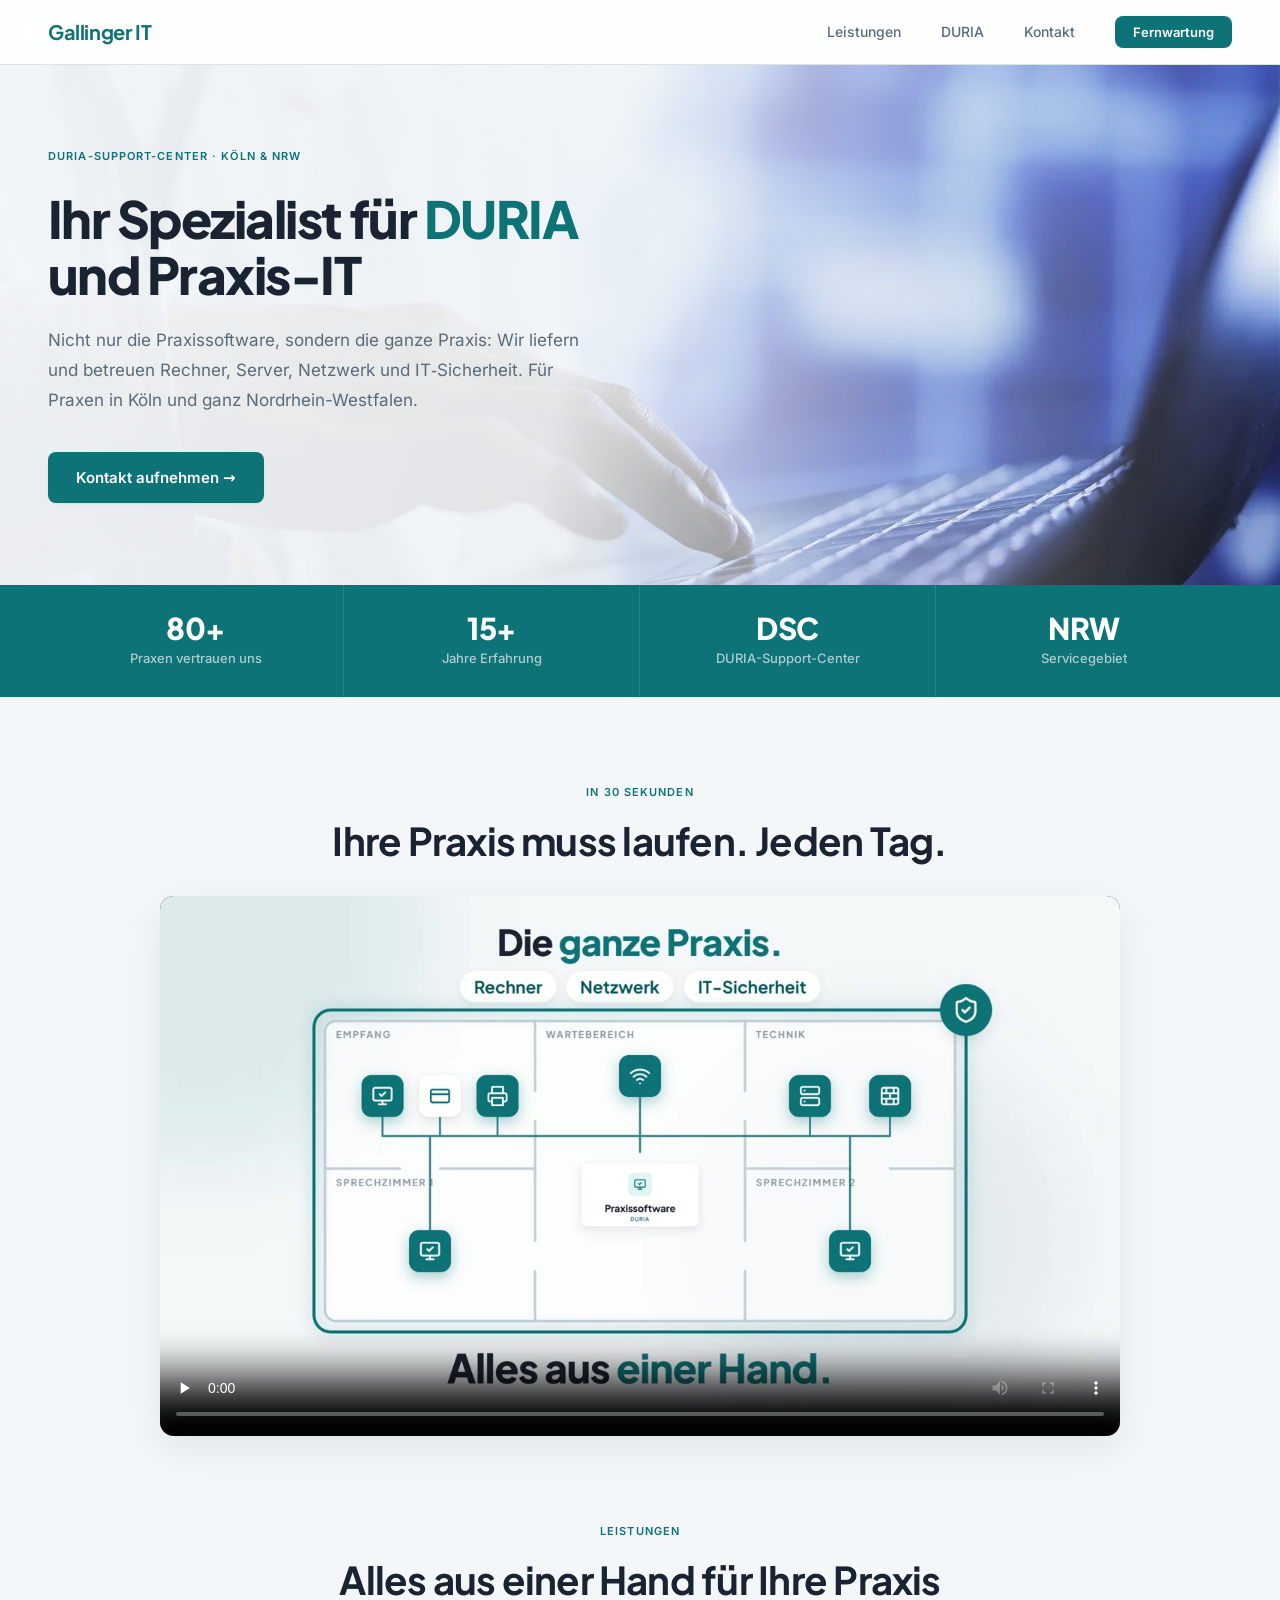
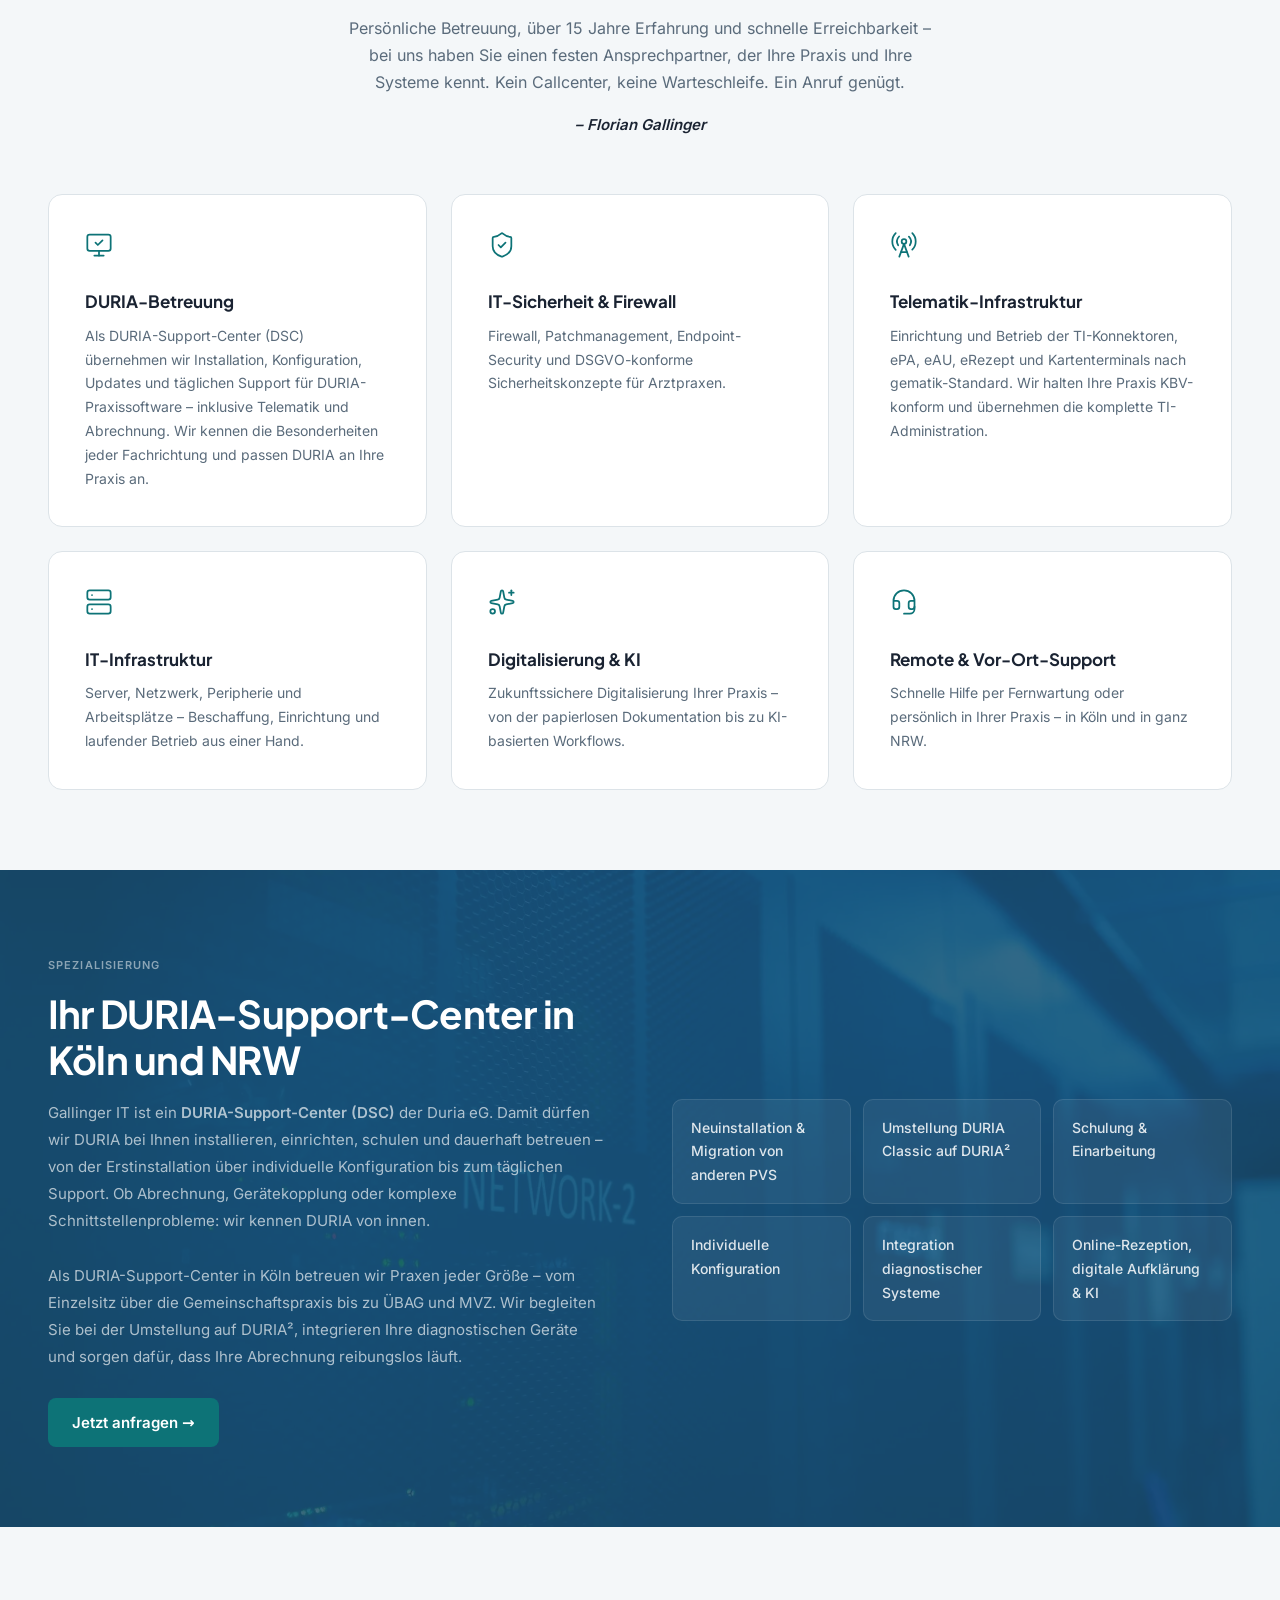
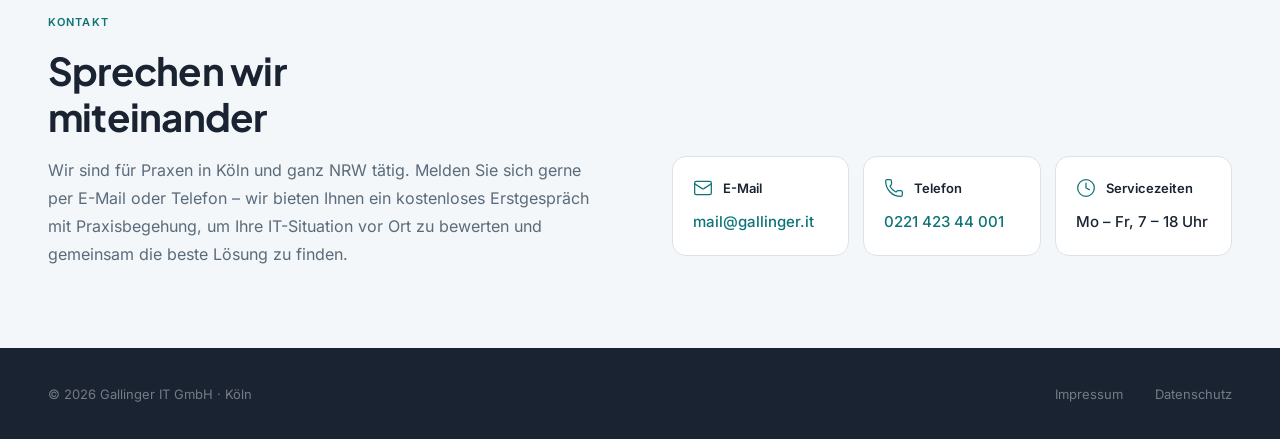
<file: index.html>
<!DOCTYPE html>
<html lang="de">
<head>
<meta charset="UTF-8">
<meta name="viewport" content="width=device-width, initial-scale=1.0">
<title>Gallinger IT – DURIA-Support-Center (DSC) Köln &amp; NRW</title>
<meta name="description" content="DURIA-Support-Center (DSC) in Köln. IT-Betreuung für die ganze Arztpraxis in NRW: Praxissoftware, Rechner, Netzwerk, IT-Sicherheit. Ein Anruf genügt.">
<link rel="canonical" href="https://gallinger.it/">
<meta property="og:type" content="website">
<meta property="og:locale" content="de_DE">
<meta property="og:title" content="Gallinger IT – DURIA-Support-Center (DSC) Köln &amp; NRW">
<meta property="og:description" content="DURIA-Support-Center (DSC) in Köln. IT-Betreuung für die ganze Arztpraxis in NRW: Praxissoftware, Rechner, Netzwerk, IT-Sicherheit. Ein Anruf genügt.">
<meta property="og:url" content="https://gallinger.it/">
<meta property="og:image" content="https://gallinger.it/img/hero.jpg">
<meta name="twitter:card" content="summary_large_image">
<meta name="twitter:title" content="Gallinger IT – DURIA-Support-Center (DSC) Köln &amp; NRW">
<meta name="twitter:description" content="DURIA-Support-Center (DSC) in Köln. IT-Betreuung für die ganze Arztpraxis in NRW.">
<meta name="twitter:image" content="https://gallinger.it/img/hero.jpg">
<meta name="theme-color" content="#0D7377">
<link rel="icon" href="/favicon.ico" sizes="any">
<link rel="icon" href="/favicon.svg" type="image/svg+xml">
<link rel="preload" href="img/hero.webp" as="image" type="image/webp">
<link rel="preload" href="fonts/pjs-latin.woff2" as="font" type="font/woff2" crossorigin>
<link rel="preload" href="fonts/inter-latin.woff2" as="font" type="font/woff2" crossorigin>
<link rel="stylesheet" href="css/style.css">
<script type="application/ld+json">
{
  "@context": "https://schema.org",
  "@type": "ProfessionalService",
  "name": "Gallinger IT",
  "legalName": "Gallinger IT GmbH",
  "alternateName": "DURIA-Support-Center Köln",
  "description": "DURIA-Support-Center (DSC) in Köln. IT-Betreuung für die ganze Arztpraxis in NRW: Praxissoftware, Rechner, Netzwerk, IT-Sicherheit. Ein Anruf genügt.",
  "url": "https://gallinger.it",
  "telephone": "+4922142344001",
  "email": "mail@gallinger.it",
  "address": {
    "@type": "PostalAddress",
    "streetAddress": "Neuhöfferstr. 2",
    "addressLocality": "Köln",
    "postalCode": "50679",
    "addressCountry": "DE"
  },
  "areaServed": [
    { "@type": "City", "name": "Köln" },
    { "@type": "State", "name": "Nordrhein-Westfalen" }
  ],
  "openingHoursSpecification": {
    "@type": "OpeningHoursSpecification",
    "dayOfWeek": ["Monday","Tuesday","Wednesday","Thursday","Friday"],
    "opens": "07:00",
    "closes": "18:00"
  },
  "memberOf": {
    "@type": "ProgramMembership",
    "programName": "DURIA-Support-Center (DSC)",
    "hostingOrganization": {
      "@type": "Organization",
      "name": "Duria eG",
      "url": "https://www.duria.de"
    }
  },
  "knowsAbout": ["DURIA", "DURIA²", "DURIA-Support-Center", "DSC", "Praxissoftware", "Praxisverwaltungssystem", "Telematik", "IT-Sicherheit", "ePA", "eAU", "eRezept", "KBV"]
}
</script>
</head>
<body>

<nav>
  <div class="nav-inner">
    <a class="nav-logo" href="/">Gallinger IT</a>
    <button class="nav-toggle" aria-label="Menü öffnen" aria-expanded="false">
      <svg viewBox="0 0 24 24" fill="none" stroke="currentColor" stroke-width="2" stroke-linecap="round">
        <line x1="3" y1="6" x2="21" y2="6"/>
        <line x1="3" y1="12" x2="21" y2="12"/>
        <line x1="3" y1="18" x2="21" y2="18"/>
      </svg>
    </button>
    <ul class="nav-links">
      <li><a href="#leistungen">Leistungen</a></li>
      <li><a href="#duria">DURIA</a></li>
      <li><a href="#kontakt">Kontakt</a></li>
      <li><a class="nav-cta" href="https://get.teamviewer.com/6xcjs8c" target="_blank" rel="noopener noreferrer">Fernwartung</a></li>
    </ul>
  </div>
</nav>

<!-- HERO – Full-bleed mit Hintergrundbild -->
<section class="hero">
  <div class="hero-bg">
    <picture>
      <source srcset="img/hero.webp" type="image/webp">
      <img src="img/hero.jpg" alt="IT-Support für Arztpraxen in Köln und NRW" loading="eager">
    </picture>
  </div>
  <div class="hero-content">
    <div class="hero-inner">
      <p class="hero-label">DURIA-Support-Center · Köln &amp; NRW</p>
      <h1>Ihr Spezialist für <em>DURIA</em> und Praxis-IT</h1>
      <p class="hero-text">Nicht nur die Praxissoftware, sondern die ganze Praxis: Wir liefern und betreuen Rechner, Server, Netzwerk und IT&#8209;Sicherheit. Für Praxen in Köln und ganz Nordrhein-Westfalen.</p>
      <div class="hero-actions">
        <a class="btn-primary" href="mailto:mail@gallinger.it">Kontakt aufnehmen →</a>
      </div>
    </div>
  </div>
</section>

<!-- TRUST BAR – Full-width teal band -->
<div class="trust-bar-wrap">
  <div class="trust-bar">
    <div class="trust-item">
      <div class="trust-num">80+</div>
      <div class="trust-label">Praxen vertrauen uns</div>
    </div>
    <div class="trust-item">
      <div class="trust-num">15+</div>
      <div class="trust-label">Jahre Erfahrung</div>
    </div>
    <div class="trust-item">
      <div class="trust-num">DSC</div>
      <div class="trust-label">DURIA-Support-Center</div>
    </div>
    <div class="trust-item">
      <div class="trust-num">NRW</div>
      <div class="trust-label">Servicegebiet</div>
    </div>
  </div>
</div>

<!-- IMAGEFILM – selbst gehostet, kein Drittanbieter (DSGVO) -->
<div class="section-pad film-pad">
  <div class="container">
    <div class="section-header film-header">
      <p class="section-tag">In 30 Sekunden</p>
      <h2 class="section-title">Ihre Praxis muss laufen. Jeden Tag.</h2>
    </div>
    <div class="film-frame">
      <video controls preload="none" playsinline poster="img/film-poster.jpg" width="1920" height="1080">
        <source src="video/gallinger-it-imagefilm.mp4" type="video/mp4">
        Ihr Browser kann dieses Video nicht abspielen. <a href="video/gallinger-it-imagefilm.mp4">Video herunterladen</a>
      </video>
    </div>
  </div>
</div>

<!-- LEISTUNGEN -->
<div class="section-pad">
  <div class="container">
    <div class="section-header" id="leistungen">
      <p class="section-tag">Leistungen</p>
      <h2 class="section-title">Alles aus einer Hand für Ihre Praxis</h2>
      <p class="section-subtitle">Persönliche Betreuung, über 15 Jahre Erfahrung und schnelle Erreichbarkeit – bei uns haben Sie einen festen Ansprechpartner, der Ihre Praxis und Ihre Systeme kennt. Kein Callcenter, keine Warteschleife. Ein Anruf genügt.</p>
      <p class="section-signature">– Florian Gallinger</p>
    </div>

    <div class="services-grid">
      <div class="service-card">
        <div class="service-icon"><svg width="24" height="24" viewBox="0 0 24 24" fill="none" stroke="currentColor" stroke-width="2" stroke-linecap="round" stroke-linejoin="round"><path d="m9 10 2 2 4-4"/><rect width="20" height="14" x="2" y="3" rx="2"/><path d="M12 17v4"/><path d="M8 21h8"/></svg></div>
        <h3>DURIA-Betreuung</h3>
        <p>Als DURIA-Support-Center (DSC) übernehmen wir Installation, Konfiguration, Updates und täglichen Support für DURIA-Praxissoftware – inklusive Telematik und Abrechnung. Wir kennen die Besonderheiten jeder Fachrichtung und passen DURIA an Ihre Praxis an.</p>
      </div>
      <div class="service-card">
        <div class="service-icon"><svg width="24" height="24" viewBox="0 0 24 24" fill="none" stroke="currentColor" stroke-width="2" stroke-linecap="round" stroke-linejoin="round"><path d="M20 13c0 5-3.5 7.5-7.66 8.95a1 1 0 0 1-.67-.01C7.5 20.5 4 18 4 13V6a1 1 0 0 1 1-1c2 0 4.5-1.2 6.24-2.72a1.17 1.17 0 0 1 1.52 0C14.51 3.81 17 5 19 5a1 1 0 0 1 1 1z"/><path d="m9 12 2 2 4-4"/></svg></div>
        <h3>IT-Sicherheit &amp; Firewall</h3>
        <p>Firewall, Patchmanagement, Endpoint-Security und DSGVO-konforme Sicherheitskonzepte für Arztpraxen.</p>
      </div>
      <div class="service-card">
        <div class="service-icon"><svg width="24" height="24" viewBox="0 0 24 24" fill="none" stroke="currentColor" stroke-width="2" stroke-linecap="round" stroke-linejoin="round"><path d="M4.9 16.1C1 12.2 1 5.8 4.9 1.9"/><path d="M7.8 4.7a6.14 6.14 0 0 0-.8 7.5"/><circle cx="12" cy="9" r="2"/><path d="M16.2 4.8c2 2 2.26 5.11.8 7.47"/><path d="M19.1 1.9a9.96 9.96 0 0 1 0 14.1"/><path d="M9.5 18h5"/><path d="m8 22 4-11 4 11"/></svg></div>
        <h3>Telematik-Infrastruktur</h3>
        <p>Einrichtung und Betrieb der TI-Konnektoren, ePA, eAU, eRezept und Kartenterminals nach gematik-Standard. Wir halten Ihre Praxis KBV-konform und übernehmen die komplette TI-Administration.</p>
      </div>
      <div class="service-card">
        <div class="service-icon"><svg width="24" height="24" viewBox="0 0 24 24" fill="none" stroke="currentColor" stroke-width="2" stroke-linecap="round" stroke-linejoin="round"><rect width="20" height="8" x="2" y="2" rx="2" ry="2"/><rect width="20" height="8" x="2" y="14" rx="2" ry="2"/><line x1="6" x2="6.01" y1="6" y2="6"/><line x1="6" x2="6.01" y1="18" y2="18"/></svg></div>
        <h3>IT-Infrastruktur</h3>
        <p>Server, Netzwerk, Peripherie und Arbeitsplätze – Beschaffung, Einrichtung und laufender Betrieb aus einer Hand.</p>
      </div>
      <div class="service-card">
        <div class="service-icon"><svg width="24" height="24" viewBox="0 0 24 24" fill="none" stroke="currentColor" stroke-width="2" stroke-linecap="round" stroke-linejoin="round"><path d="M11.017 2.814a1 1 0 0 1 1.966 0l1.051 5.558a2 2 0 0 0 1.594 1.594l5.558 1.051a1 1 0 0 1 0 1.966l-5.558 1.051a2 2 0 0 0-1.594 1.594l-1.051 5.558a1 1 0 0 1-1.966 0l-1.051-5.558a2 2 0 0 0-1.594-1.594l-5.558-1.051a1 1 0 0 1 0-1.966l5.558-1.051a2 2 0 0 0 1.594-1.594z"/><path d="M20 2v4"/><path d="M22 4h-4"/><circle cx="4" cy="20" r="2"/></svg></div>
        <h3>Digitalisierung &amp; KI</h3>
        <p>Zukunftssichere Digitalisierung Ihrer Praxis – von der papierlosen Dokumentation bis zu KI-basierten Workflows.</p>
      </div>
      <div class="service-card">
        <div class="service-icon"><svg width="24" height="24" viewBox="0 0 24 24" fill="none" stroke="currentColor" stroke-width="2" stroke-linecap="round" stroke-linejoin="round"><path d="M3 11h3a2 2 0 0 1 2 2v3a2 2 0 0 1-2 2H5a2 2 0 0 1-2-2v-5Zm0 0a9 9 0 1 1 18 0m0 0v5a2 2 0 0 1-2 2h-1a2 2 0 0 1-2-2v-3a2 2 0 0 1 2-2h3Z"/><path d="M21 16v2a4 4 0 0 1-4 4h-5"/></svg></div>
        <h3>Remote &amp; Vor-Ort-Support</h3>
        <p>Schnelle Hilfe per Fernwartung oder persönlich in Ihrer Praxis – in Köln und in ganz NRW.</p>
      </div>
    </div>
  </div>
</div>

<!-- DURIA – Full-bleed dark section -->
<div class="duria-wrap" id="duria">
  <div class="duria-bg">
    <picture>
      <source srcset="img/duria-bg.webp" type="image/webp">
      <img src="img/duria-bg.jpg" alt="DURIA Praxissoftware – Spezialisierung von Gallinger IT" loading="lazy">
    </picture>
  </div>
  <div class="duria-section">
    <div class="duria-heading">
      <p class="duria-tag">Spezialisierung</p>
      <h2>Ihr DURIA-Support-Center in Köln und NRW</h2>
    </div>
    <div class="duria-body">
      <p>Gallinger IT ist ein <strong>DURIA-Support-Center (DSC)</strong> der Duria eG. Damit dürfen wir DURIA bei Ihnen installieren, einrichten, schulen und dauerhaft betreuen – von der Erstinstallation über individuelle Konfiguration bis zum täglichen Support. Ob Abrechnung, Gerätekopplung oder komplexe Schnittstellenprobleme: wir kennen DURIA von innen.</p>
      <p>Als DURIA-Support-Center in Köln betreuen wir Praxen jeder Größe – vom Einzelsitz über die Gemeinschaftspraxis bis zu ÜBAG und MVZ. Wir begleiten Sie bei der Umstellung auf DURIA², integrieren Ihre diagnostischen Geräte und sorgen dafür, dass Ihre Abrechnung reibungslos läuft.</p>
      <a class="duria-cta" href="mailto:mail@gallinger.it">Jetzt anfragen →</a>
    </div>
    <div class="duria-pills">
      <div class="duria-pill">Neuinstallation &amp; Migration von anderen PVS</div>
      <div class="duria-pill">Umstellung DURIA Classic auf DURIA²</div>
      <div class="duria-pill">Schulung &amp; Einarbeitung</div>
      <div class="duria-pill">Individuelle Konfiguration</div>
      <div class="duria-pill">Integration diagnostischer Systeme</div>
      <div class="duria-pill">Online-Rezeption, digitale Aufklärung &amp; KI</div>
    </div>
  </div>
</div>

<!-- KONTAKT -->
<div class="section-pad">
  <div class="container">
    <div class="contact-section" id="kontakt">
      <div class="contact-heading">
        <p class="section-tag">Kontakt</p>
        <h2>Sprechen wir<br>miteinander</h2>
      </div>
      <div class="contact-body">
        <p class="contact-intro">Wir sind für Praxen in Köln und ganz NRW tätig. Melden Sie sich gerne per E-Mail oder Telefon – wir bieten Ihnen ein kostenloses Erstgespräch mit Praxisbegehung, um Ihre IT-Situation vor Ort zu bewerten und gemeinsam die beste Lösung zu finden.</p>
      </div>
      <div class="contact-items">
        <div class="contact-item">
          <div class="contact-item-header">
            <div class="contact-item-icon"><svg width="24" height="24" viewBox="0 0 24 24" fill="none" stroke="currentColor" stroke-width="2" stroke-linecap="round" stroke-linejoin="round"><path d="m22 7-8.991 5.727a2 2 0 0 1-2.009 0L2 7"/><rect x="2" y="4" width="20" height="16" rx="2"/></svg></div>
            <div class="contact-item-label">E-Mail</div>
          </div>
          <div class="contact-item-value"><a href="mailto:mail@gallinger.it">mail@gallinger.it</a></div>
        </div>
        <div class="contact-item">
          <div class="contact-item-header">
            <div class="contact-item-icon"><svg width="24" height="24" viewBox="0 0 24 24" fill="none" stroke="currentColor" stroke-width="2" stroke-linecap="round" stroke-linejoin="round"><path d="M13.832 16.568a1 1 0 0 0 1.213-.303l.355-.465A2 2 0 0 1 17 15h3a2 2 0 0 1 2 2v3a2 2 0 0 1-2 2A18 18 0 0 1 2 4a2 2 0 0 1 2-2h3a2 2 0 0 1 2 2v3a2 2 0 0 1-.8 1.6l-.468.351a1 1 0 0 0-.292 1.233 14 14 0 0 0 6.392 6.384"/></svg></div>
            <div class="contact-item-label">Telefon</div>
          </div>
          <div class="contact-item-value"><a href="tel:+4922142344001">0221 423 44 001</a></div>
        </div>
        <div class="contact-item">
          <div class="contact-item-header">
            <div class="contact-item-icon"><svg width="24" height="24" viewBox="0 0 24 24" fill="none" stroke="currentColor" stroke-width="2" stroke-linecap="round" stroke-linejoin="round"><circle cx="12" cy="12" r="10"/><path d="M12 6v6l4 2"/></svg></div>
            <div class="contact-item-label">Servicezeiten</div>
          </div>
          <div class="contact-item-value">Mo – Fr, 7 – 18 Uhr</div>
        </div>
      </div>
    </div>
  </div>
</div>

<footer>
  <div class="footer-inner">
    <p>© 2026 Gallinger IT GmbH · Köln</p>
    <ul class="footer-links">
      <li><a href="/impressum">Impressum</a></li>
      <li><a href="/datenschutz">Datenschutz</a></li>
    </ul>
  </div>
</footer>

<script>
  const toggle = document.querySelector('.nav-toggle');
  const links = document.querySelector('.nav-links');
  toggle.addEventListener('click', () => {
    const open = links.classList.toggle('open');
    toggle.setAttribute('aria-expanded', open);
  });
  links.querySelectorAll('a').forEach(a => {
    a.addEventListener('click', () => {
      links.classList.remove('open');
      toggle.setAttribute('aria-expanded', 'false');
    });
  });
</script>

</body>
</html>
</file>
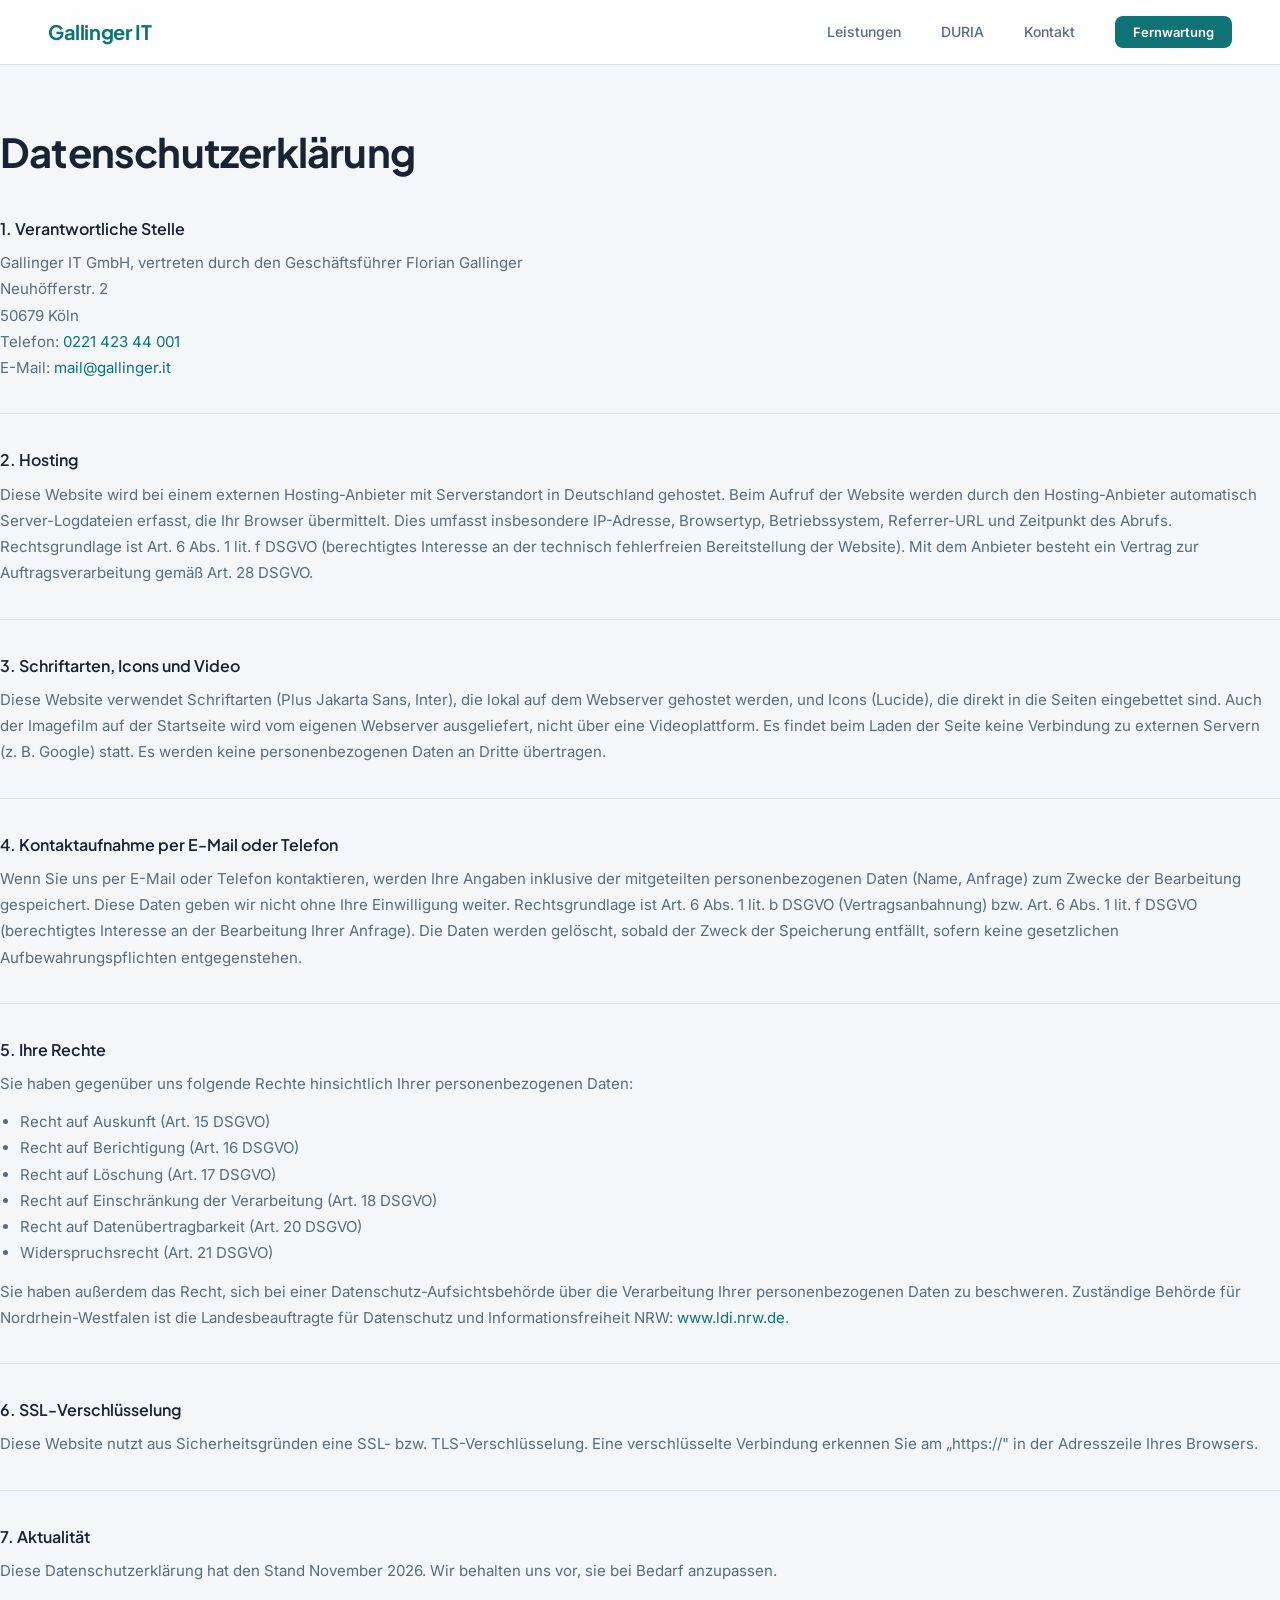
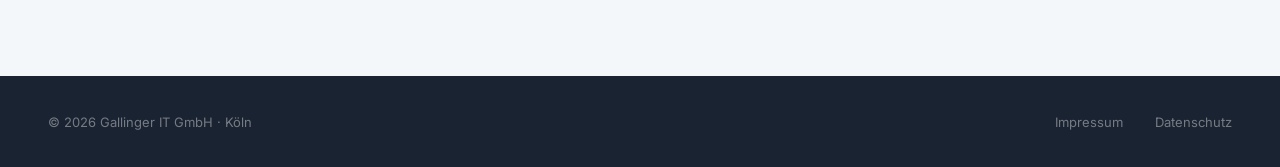
<file: datenschutz.html>
<!DOCTYPE html>
<html lang="de">
<head>
<meta charset="UTF-8">
<meta name="viewport" content="width=device-width, initial-scale=1.0">
<title>Datenschutz – Gallinger IT</title>
<meta name="description" content="Datenschutzerklärung von Gallinger IT – Informationen zur Verarbeitung personenbezogener Daten gemäß DSGVO.">
<link rel="canonical" href="https://gallinger.it/datenschutz">
<meta name="theme-color" content="#0D7377">
<link rel="icon" href="/favicon.ico" sizes="any">
<link rel="icon" href="/favicon.svg" type="image/svg+xml">
<link rel="stylesheet" href="css/style.css">
</head>
<body>

<nav>
  <div class="nav-inner">
    <a class="nav-logo" href="/">Gallinger IT</a>
    <button class="nav-toggle" aria-label="Menü öffnen" aria-expanded="false">
      <svg viewBox="0 0 24 24" fill="none" stroke="currentColor" stroke-width="2" stroke-linecap="round">
        <line x1="3" y1="6" x2="21" y2="6"/>
        <line x1="3" y1="12" x2="21" y2="12"/>
        <line x1="3" y1="18" x2="21" y2="18"/>
      </svg>
    </button>
    <ul class="nav-links">
      <li><a href="/#leistungen">Leistungen</a></li>
      <li><a href="/#duria">DURIA</a></li>
      <li><a href="/#kontakt">Kontakt</a></li>
      <li><a class="nav-cta" href="https://get.teamviewer.com/6xcjs8c" target="_blank" rel="noopener noreferrer">Fernwartung</a></li>
    </ul>
  </div>
</nav>

<main>
  <div class="prose-page container">
    <h1>Datenschutz&shy;erklärung</h1>

    <h2>1. Verantwortliche Stelle</h2>
    <p>
      Gallinger IT GmbH, vertreten durch den Geschäftsführer Florian Gallinger<br>
      Neuhöfferstr. 2<br>
      50679 Köln<br>
      Telefon: <a href="tel:+4922142344001">0221 423 44 001</a><br>
      E-Mail: <a href="mailto:mail@gallinger.it">mail@gallinger.it</a>
    </p>

    <hr class="rule">

    <h2>2. Hosting</h2>
    <p>Diese Website wird bei einem externen Hosting-Anbieter mit Serverstandort in Deutschland gehostet. Beim Aufruf der Website werden durch den Hosting-Anbieter automatisch Server-Logdateien erfasst, die Ihr Browser übermittelt. Dies umfasst insbesondere IP-Adresse, Browsertyp, Betriebssystem, Referrer-URL und Zeitpunkt des Abrufs. Rechtsgrundlage ist Art. 6 Abs. 1 lit. f DSGVO (berechtigtes Interesse an der technisch fehlerfreien Bereitstellung der Website). Mit dem Anbieter besteht ein Vertrag zur Auftragsverarbeitung gemäß Art. 28 DSGVO.</p>

    <hr class="rule">

    <h2>3. Schriftarten, Icons und Video</h2>
    <p>Diese Website verwendet Schriftarten (Plus Jakarta Sans, Inter), die lokal auf dem Webserver gehostet werden, und Icons (Lucide), die direkt in die Seiten eingebettet sind. Auch der Imagefilm auf der Startseite wird vom eigenen Webserver ausgeliefert, nicht über eine Videoplattform. Es findet beim Laden der Seite keine Verbindung zu externen Servern (z. B. Google) statt. Es werden keine personenbezogenen Daten an Dritte übertragen.</p>

    <hr class="rule">

    <h2>4. Kontaktaufnahme per E-Mail oder Telefon</h2>
    <p>Wenn Sie uns per E-Mail oder Telefon kontaktieren, werden Ihre Angaben inklusive der mitgeteilten personenbezogenen Daten (Name, Anfrage) zum Zwecke der Bearbeitung gespeichert. Diese Daten geben wir nicht ohne Ihre Einwilligung weiter. Rechtsgrundlage ist Art. 6 Abs. 1 lit. b DSGVO (Vertragsanbahnung) bzw. Art. 6 Abs. 1 lit. f DSGVO (berechtigtes Interesse an der Bearbeitung Ihrer Anfrage). Die Daten werden gelöscht, sobald der Zweck der Speicherung entfällt, sofern keine gesetzlichen Aufbewahrungspflichten entgegenstehen.</p>

    <hr class="rule">

    <h2>5. Ihre Rechte</h2>
    <p>Sie haben gegenüber uns folgende Rechte hinsichtlich Ihrer personenbezogenen Daten:</p>
    <ul>
      <li>Recht auf Auskunft (Art. 15 DSGVO)</li>
      <li>Recht auf Berichtigung (Art. 16 DSGVO)</li>
      <li>Recht auf Löschung (Art. 17 DSGVO)</li>
      <li>Recht auf Einschränkung der Verarbeitung (Art. 18 DSGVO)</li>
      <li>Recht auf Datenübertragbarkeit (Art. 20 DSGVO)</li>
      <li>Widerspruchsrecht (Art. 21 DSGVO)</li>
    </ul>
    <p>Sie haben außerdem das Recht, sich bei einer Datenschutz-Aufsichtsbehörde über die Verarbeitung Ihrer personenbezogenen Daten zu beschweren. Zuständige Behörde für Nordrhein-Westfalen ist die Landesbeauftragte für Datenschutz und Informationsfreiheit NRW: <a href="https://www.ldi.nrw.de" target="_blank" rel="noopener">www.ldi.nrw.de</a>.</p>

    <hr class="rule">

    <h2>6. SSL-Verschlüsselung</h2>
    <p>Diese Website nutzt aus Sicherheitsgründen eine SSL- bzw. TLS-Verschlüsselung. Eine verschlüsselte Verbindung erkennen Sie am „https://" in der Adresszeile Ihres Browsers.</p>

    <hr class="rule">

    <h2>7. Aktualität</h2>
    <p>Diese Datenschutzerklärung hat den Stand November 2026. Wir behalten uns vor, sie bei Bedarf anzupassen.</p>

  </div>
</main>

<footer>
  <div class="footer-inner">
    <p>© 2026 Gallinger IT GmbH · Köln</p>
    <ul class="footer-links">
      <li><a href="/impressum">Impressum</a></li>
      <li><a href="/datenschutz">Datenschutz</a></li>
    </ul>
  </div>
</footer>

<script>
  const toggle = document.querySelector('.nav-toggle');
  const links = document.querySelector('.nav-links');
  toggle.addEventListener('click', () => {
    const open = links.classList.toggle('open');
    toggle.setAttribute('aria-expanded', open);
  });
  links.querySelectorAll('a').forEach(a => {
    a.addEventListener('click', () => {
      links.classList.remove('open');
      toggle.setAttribute('aria-expanded', 'false');
    });
  });
</script>

</body>
</html>
</file>
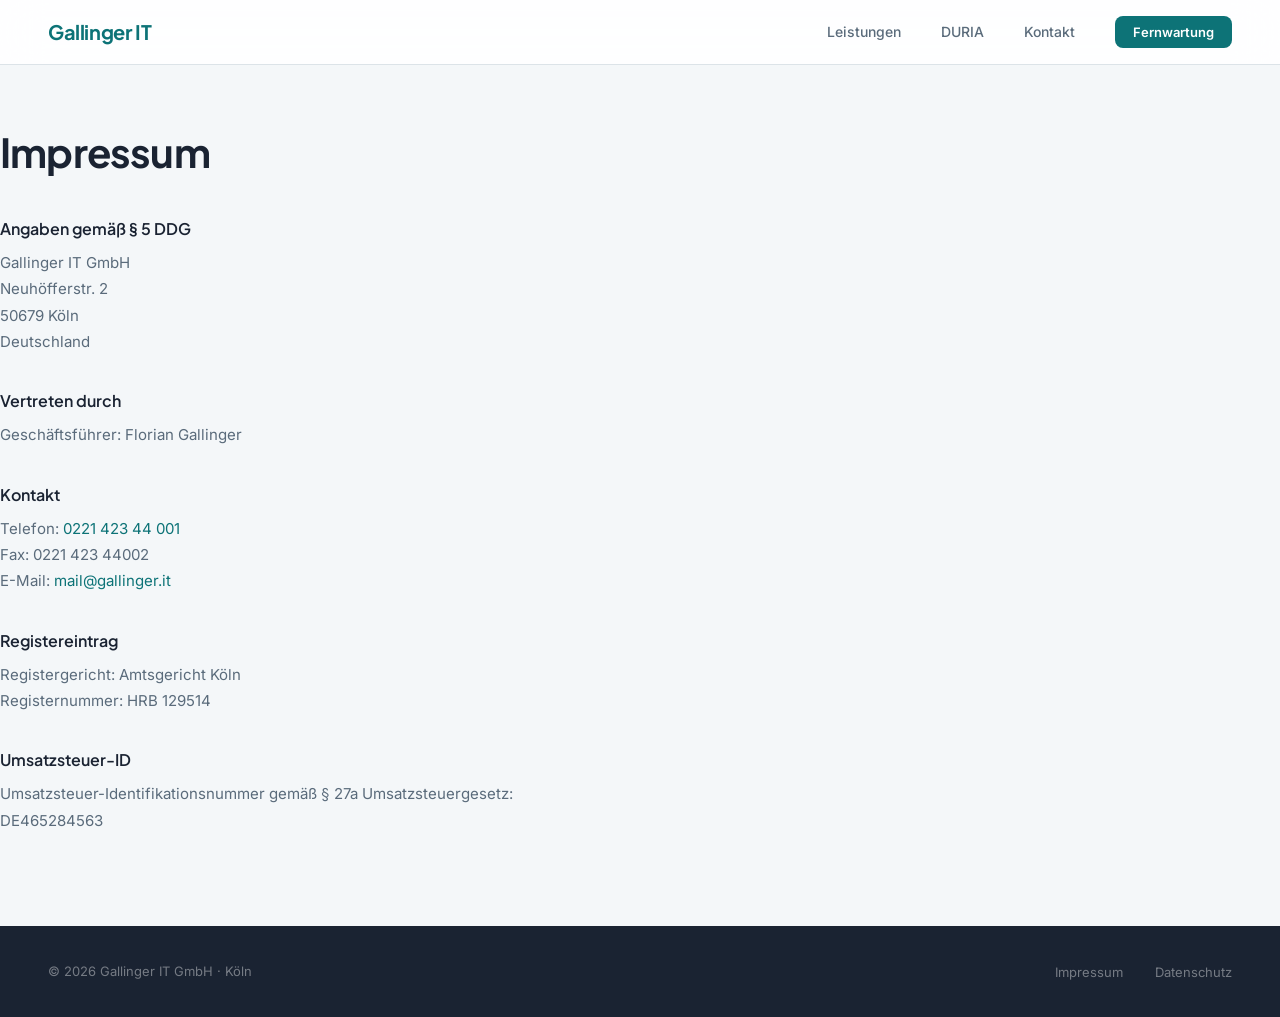
<file: impressum.html>
<!DOCTYPE html>
<html lang="de">
<head>
<meta charset="UTF-8">
<meta name="viewport" content="width=device-width, initial-scale=1.0">
<title>Impressum – Gallinger IT</title>
<meta name="description" content="Impressum der Gallinger IT GmbH, IT-Dienstleister für Arztpraxen in Köln und NRW.">
<link rel="canonical" href="https://gallinger.it/impressum">
<meta name="theme-color" content="#0D7377">
<link rel="icon" href="/favicon.ico" sizes="any">
<link rel="icon" href="/favicon.svg" type="image/svg+xml">
<link rel="stylesheet" href="css/style.css">
</head>
<body>

<nav>
  <div class="nav-inner">
    <a class="nav-logo" href="/">Gallinger IT</a>
    <button class="nav-toggle" aria-label="Menü öffnen" aria-expanded="false">
      <svg viewBox="0 0 24 24" fill="none" stroke="currentColor" stroke-width="2" stroke-linecap="round">
        <line x1="3" y1="6" x2="21" y2="6"/>
        <line x1="3" y1="12" x2="21" y2="12"/>
        <line x1="3" y1="18" x2="21" y2="18"/>
      </svg>
    </button>
    <ul class="nav-links">
      <li><a href="/#leistungen">Leistungen</a></li>
      <li><a href="/#duria">DURIA</a></li>
      <li><a href="/#kontakt">Kontakt</a></li>
      <li><a class="nav-cta" href="https://get.teamviewer.com/6xcjs8c" target="_blank" rel="noopener noreferrer">Fernwartung</a></li>
    </ul>
  </div>
</nav>

<main>
  <div class="prose-page container">
    <h1>Impressum</h1>

    <h2>Angaben gemäß § 5 DDG</h2>
    <p>
      Gallinger IT GmbH<br>
      Neuhöfferstr. 2<br>
      50679 Köln<br>
      Deutschland
    </p>

    <h2>Vertreten durch</h2>
    <p>
      Geschäftsführer: Florian Gallinger
    </p>

    <h2>Kontakt</h2>
    <p>
      Telefon: <a href="tel:+4922142344001">0221 423 44 001</a><br>
      Fax: 0221 423 44002<br>
      E-Mail: <a href="mailto:mail@gallinger.it">mail@gallinger.it</a>
    </p>

    <h2>Registereintrag</h2>
    <p>
      Registergericht: Amtsgericht Köln<br>
      Registernummer: HRB 129514
    </p>

    <h2>Umsatzsteuer-ID</h2>
    <p>
      Umsatzsteuer-Identifikationsnummer gemäß § 27a Umsatzsteuergesetz:<br>
      DE465284563
    </p>
  </div>
</main>

<footer>
  <div class="footer-inner">
    <p>© 2026 Gallinger IT GmbH · Köln</p>
    <ul class="footer-links">
      <li><a href="/impressum">Impressum</a></li>
      <li><a href="/datenschutz">Datenschutz</a></li>
    </ul>
  </div>
</footer>

<script>
  const toggle = document.querySelector('.nav-toggle');
  const links = document.querySelector('.nav-links');
  toggle.addEventListener('click', () => {
    const open = links.classList.toggle('open');
    toggle.setAttribute('aria-expanded', open);
  });
  links.querySelectorAll('a').forEach(a => {
    a.addEventListener('click', () => {
      links.classList.remove('open');
      toggle.setAttribute('aria-expanded', 'false');
    });
  });
</script>

</body>
</html>
</file>
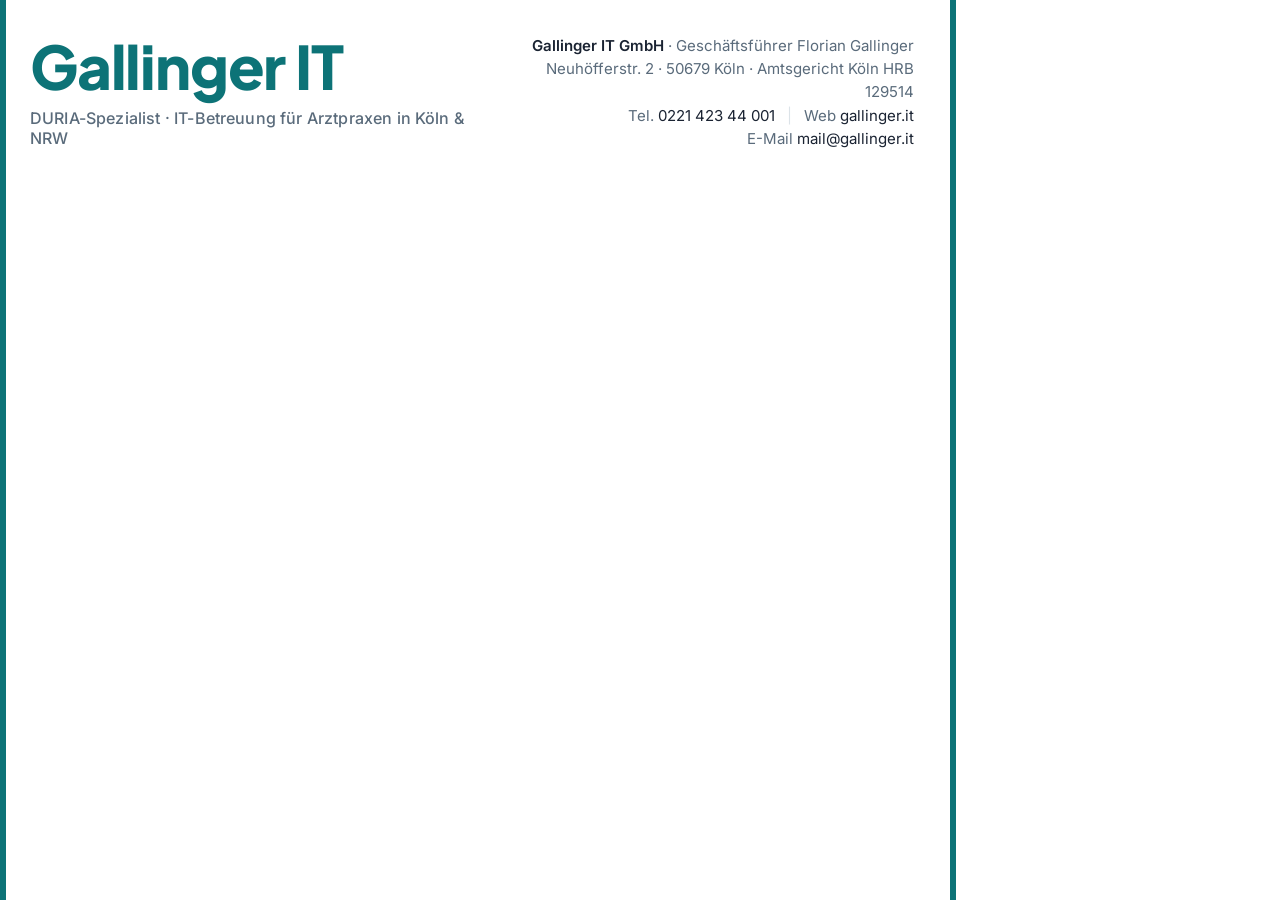
<file: versand/briefkopf.html>
<!DOCTYPE html>
<html lang="de">
<head>
<meta charset="UTF-8">
<style>
@font-face {
  font-family: 'Plus Jakarta Sans';
  src: url([data-uri]) format('woff2');
  font-weight: 200 900;
  font-style: normal;
  font-display: block;
}
@font-face {
  font-family: 'Inter';
  src: url([data-uri]) format('woff2');
  font-weight: 100 900;
  font-style: normal;
  font-display: block;
}
* { box-sizing: border-box; margin: 0; padding: 0; }
html, body {
  width: 950px;
  height: 184px;
  background: linear-gradient(to right, #0D7377 0px, #0D7377 6px, #ffffff 6px);
  font-family: 'Inter', system-ui, sans-serif;
  color: #1A2332;
  -webkit-font-smoothing: antialiased;
}
.briefkopf {
  width: 950px;
  height: 184px;
  display: flex;
  align-items: center;
  justify-content: space-between;
  padding: 16px 36px 16px 30px;
  background: transparent;
}
.left {
  display: flex;
  flex-direction: column;
  justify-content: center;
}
.brand {
  font-family: 'Plus Jakarta Sans', system-ui, sans-serif;
  font-weight: 800;
  font-size: 60px;
  letter-spacing: -0.02em;
  color: #0D7377;
  line-height: 1;
}
.tagline {
  margin-top: 12px;
  font-family: 'Inter', system-ui, sans-serif;
  font-weight: 500;
  font-size: 16px;
  letter-spacing: 0.01em;
  color: #5A6B7B;
}
.right {
  text-align: right;
  font-family: 'Inter', system-ui, sans-serif;
  font-size: 15px;
  line-height: 1.55;
  color: #1A2332;
}
.right .label {
  display: inline-block;
  font-size: 11px;
  font-weight: 600;
  letter-spacing: 0.12em;
  text-transform: uppercase;
  color: #0D7377;
  margin-bottom: 8px;
}
.right .name {
  font-weight: 600;
  color: #1A2332;
}
.right .muted {
  color: #5A6B7B;
}
.divider {
  display: inline-block;
  margin: 0 8px;
  color: #DCE3E8;
}
</style>
</head>
<body>
<div class="briefkopf">
  <div class="left">
    <div class="brand">Gallinger IT</div>
    <div class="tagline">DURIA-Spezialist &middot; IT-Betreuung f&uuml;r Arztpraxen in K&ouml;ln &amp; NRW</div>
  </div>
  <div class="right">
    <div><span class="name">Gallinger IT GmbH</span> <span class="muted">&middot; Gesch&auml;ftsf&uuml;hrer Florian Gallinger</span></div>
    <div class="muted">Neuh&ouml;fferstr. 2 &middot; 50679 K&ouml;ln &middot; Amtsgericht K&ouml;ln HRB 129514</div>
    <div><span class="muted">Tel.</span> 0221 423 44 001 <span class="divider">|</span> <span class="muted">Web</span> gallinger.it</div>
    <div><span class="muted">E-Mail</span> mail@gallinger.it</div>
  </div>
</div>
</body>
</html>
</file>
<file: css/style.css>
/* Local Fonts – DSGVO-konform, kein Google-Server-Kontakt */
@font-face {
  font-family: 'Plus Jakarta Sans';
  font-style: normal;
  font-weight: 400 800;
  font-display: swap;
  src: url('../fonts/pjs-latin-ext.woff2') format('woff2');
  unicode-range: U+0100-02BA, U+02BD-02C5, U+02C7-02CC, U+02CE-02D7, U+02DD-02FF, U+0304, U+0308, U+0329, U+1D00-1DBF, U+1E00-1E9F, U+1EF2-1EFF, U+2020, U+20A0-20AB, U+20AD-20C0, U+2113, U+2C60-2C7F, U+A720-A7FF;
}
@font-face {
  font-family: 'Plus Jakarta Sans';
  font-style: normal;
  font-weight: 400 800;
  font-display: swap;
  src: url('../fonts/pjs-latin.woff2') format('woff2');
  unicode-range: U+0000-00FF, U+0131, U+0152-0153, U+02BB-02BC, U+02C6, U+02DA, U+02DC, U+0304, U+0308, U+0329, U+2000-206F, U+20AC, U+2122, U+2191, U+2193, U+2212, U+2215, U+FEFF, U+FFFD;
}
@font-face {
  font-family: 'Inter';
  font-style: normal;
  font-weight: 400 600;
  font-display: swap;
  src: url('../fonts/inter-latin-ext.woff2') format('woff2');
  unicode-range: U+0100-02BA, U+02BD-02C5, U+02C7-02CC, U+02CE-02D7, U+02DD-02FF, U+0304, U+0308, U+0329, U+1D00-1DBF, U+1E00-1E9F, U+1EF2-1EFF, U+2020, U+20A0-20AB, U+20AD-20C0, U+2113, U+2C60-2C7F, U+A720-A7FF;
}
@font-face {
  font-family: 'Inter';
  font-style: normal;
  font-weight: 400 600;
  font-display: swap;
  src: url('../fonts/inter-latin.woff2') format('woff2');
  unicode-range: U+0000-00FF, U+0131, U+0152-0153, U+02BB-02BC, U+02C6, U+02DA, U+02DC, U+0304, U+0308, U+0329, U+2000-206F, U+20AC, U+2122, U+2191, U+2193, U+2212, U+2215, U+FEFF, U+FFFD;
}

*, *::before, *::after { box-sizing: border-box; margin: 0; padding: 0; }

:root {
  /* OP-Teal Palette */
  --primary: #0D7377;
  --primary-dark: #065A5E;
  --primary-light: #E0F5F5;
  --secondary: #1B4F72;

  /* Neutrals */
  --ink: #1A2332;
  --ink-muted: #5A6B7B;
  --ink-faint: #8E9BAA;
  --bg: #F4F7F9;
  --bg-card: #ffffff;
  --rule: #DCE3E8;

  /* Typography */
  --heading: 'Plus Jakarta Sans', system-ui, sans-serif;
  --body: 'Inter', system-ui, sans-serif;
  --max: 1440px;

  /* Effects */
  --shadow-sm: 0 1px 3px rgba(0,0,0,0.04), 0 1px 2px rgba(0,0,0,0.03);
  --shadow-md: 0 4px 20px rgba(0,0,0,0.06);
  --shadow-lg: 0 12px 40px rgba(0,0,0,0.08);
  --shadow-teal: 0 4px 20px rgba(13,115,119,0.15);
  --radius: 14px;
  --radius-sm: 8px;
  --transition: 0.25s ease;
}

html { scroll-behavior: smooth; }

body {
  font-family: var(--body);
  background: var(--bg);
  color: var(--ink);
  font-size: 16px;
  line-height: 1.7;
  -webkit-font-smoothing: antialiased;
  -moz-osx-font-smoothing: grayscale;
}

.container {
  max-width: var(--max);
  margin: 0 auto;
  padding: 0 3rem;
}

/* ============================================
   NAV
   ============================================ */
nav {
  position: sticky;
  top: 0;
  background: rgba(255,255,255,0.88);
  backdrop-filter: blur(20px);
  -webkit-backdrop-filter: blur(20px);
  border-bottom: 1px solid var(--rule);
  z-index: 100;
}

.nav-inner {
  max-width: var(--max);
  margin: 0 auto;
  padding: 0 3rem;
  display: flex;
  align-items: center;
  justify-content: space-between;
  height: 64px;
}

.nav-logo {
  font-family: var(--heading);
  font-size: 20px;
  font-weight: 700;
  color: var(--primary);
  text-decoration: none;
  letter-spacing: -0.02em;
}

.nav-links {
  display: flex;
  gap: 2.5rem;
  list-style: none;
  align-items: center;
}

.nav-links a {
  font-size: 14px;
  font-weight: 500;
  color: var(--ink-muted);
  text-decoration: none;
  transition: color var(--transition);
}

.nav-links a:hover { color: var(--primary); }

.nav-cta {
  font-size: 13px !important;
  font-weight: 600 !important;
  color: #fff !important;
  background: var(--primary);
  padding: 8px 18px;
  border-radius: var(--radius-sm);
  transition: background var(--transition), transform var(--transition), box-shadow var(--transition) !important;
  border: none;
}

.nav-cta:hover {
  background: var(--primary-dark);
  color: #fff !important;
  transform: translateY(-1px);
  box-shadow: var(--shadow-teal);
}

.nav-toggle {
  display: none;
  background: none;
  border: none;
  cursor: pointer;
  padding: 4px;
  color: var(--ink);
}

.nav-toggle svg {
  width: 24px;
  height: 24px;
  display: block;
}

/* ============================================
   HERO – Full-bleed with image background
   ============================================ */
.hero {
  position: relative;
  min-height: 520px;
  display: flex;
  align-items: center;
  overflow: hidden;
}

.hero-bg {
  position: absolute;
  inset: 0;
  z-index: 0;
}

.hero-bg img {
  width: 100%;
  height: 100%;
  object-fit: cover;
}

.hero-bg::after {
  content: '';
  position: absolute;
  inset: 0;
  background: linear-gradient(100deg, rgba(244,247,249,0.97) 0%, rgba(244,247,249,0.92) 45%, rgba(244,247,249,0.4) 70%, transparent 100%);
}

.hero-content {
  position: relative;
  z-index: 1;
  max-width: var(--max);
  margin: 0 auto;
  padding: 5rem 3rem;
  width: 100%;
}

.hero-inner {
  max-width: 560px;
}

.hero-label {
  font-size: 11px;
  font-weight: 600;
  letter-spacing: 0.1em;
  text-transform: uppercase;
  color: var(--primary);
  margin-bottom: 1.5rem;
}

.hero h1 {
  font-family: var(--heading);
  font-size: clamp(2.25rem, 4vw, 3.5rem);
  font-weight: 800;
  line-height: 1.1;
  letter-spacing: -0.03em;
  margin-bottom: 1.5rem;
  color: var(--ink);
}

.hero h1 em {
  font-style: normal;
  color: var(--primary);
}

.hero-text {
  font-size: 17px;
  color: var(--ink-muted);
  font-weight: 400;
  line-height: 1.75;
  margin-bottom: 2.25rem;
}

.hero-actions {
  display: flex;
  gap: 1rem;
  align-items: center;
  flex-wrap: wrap;
}

.btn-primary {
  display: inline-flex;
  align-items: center;
  gap: 8px;
  background: var(--primary);
  color: #fff;
  font-family: var(--body);
  font-size: 15px;
  font-weight: 600;
  padding: 13px 28px;
  border-radius: var(--radius-sm);
  text-decoration: none;
  transition: background var(--transition), transform var(--transition), box-shadow var(--transition);
  box-shadow: var(--shadow-sm);
  border: none;
  cursor: pointer;
}

.btn-primary:hover {
  background: var(--primary-dark);
  transform: translateY(-2px);
  box-shadow: var(--shadow-teal);
}

.btn-secondary {
  font-size: 15px;
  font-weight: 500;
  color: var(--ink-muted);
  text-decoration: none;
  border-bottom: 1.5px solid var(--rule);
  padding-bottom: 2px;
  transition: color var(--transition), border-color var(--transition);
}

.btn-secondary:hover {
  color: var(--primary);
  border-color: var(--primary);
}

/* ============================================
   TRUST BAR – Full-width teal band
   ============================================ */
.trust-bar-wrap {
  background: var(--primary);
}

.trust-bar {
  max-width: var(--max);
  margin: 0 auto;
  padding: 0 3rem;
  display: grid;
  grid-template-columns: repeat(4, 1fr);
  gap: 0;
}

.trust-item {
  padding: 1.75rem 2rem;
  text-align: center;
  border-right: 1px solid rgba(255,255,255,0.12);
}

.trust-item:last-child { border-right: none; }

.trust-num {
  font-family: var(--heading);
  font-size: 30px;
  font-weight: 800;
  color: #fff;
  line-height: 1;
  margin-bottom: 4px;
  letter-spacing: -0.02em;
}

.trust-label {
  font-size: 13px;
  color: rgba(255,255,255,0.65);
  font-weight: 500;
}

/* ============================================
   SECTION HEADINGS
   ============================================ */
.section-header {
  text-align: center;
  margin-bottom: 3.5rem;
}

.section-tag {
  display: inline-flex;
  align-items: center;
  gap: 6px;
  font-size: 11px;
  font-weight: 600;
  letter-spacing: 0.1em;
  text-transform: uppercase;
  color: var(--primary);
  margin-bottom: 1rem;
}


.section-title {
  font-family: var(--heading);
  font-size: clamp(1.75rem, 3vw, 2.5rem);
  font-weight: 700;
  color: var(--ink);
  letter-spacing: -0.02em;
  line-height: 1.2;
}

.section-subtitle {
  font-size: 16px;
  color: var(--ink-muted);
  margin-top: 0.75rem;
  max-width: 600px;
  margin-left: auto;
  margin-right: auto;
  line-height: 1.7;
}

.section-signature {
  font-size: 15px;
  color: var(--ink);
  margin-top: 1rem;
  font-weight: 600;
  font-style: italic;
}

/* ============================================
   SERVICES – Wide 3-col cards
   ============================================ */
.services-grid {
  display: grid;
  grid-template-columns: repeat(3, 1fr);
  gap: 24px;
  margin-bottom: 0;
}

.service-card {
  background: var(--bg-card);
  border: 1px solid var(--rule);
  border-radius: var(--radius);
  padding: 2.25rem;
  transition: transform var(--transition), box-shadow var(--transition), border-color var(--transition);
}

.service-card:hover {
  transform: translateY(-4px);
  box-shadow: var(--shadow-md);
  border-color: transparent;
}

.service-icon {
  margin-bottom: 1.25rem;
  color: var(--primary);
}

.service-icon svg {
  width: 28px;
  height: 28px;
  stroke-width: 1.5;
}


.service-card h3 {
  font-family: var(--heading);
  font-size: 17px;
  font-weight: 700;
  margin-bottom: 0.5rem;
  color: var(--ink);
}

.service-card p {
  font-size: 14px;
  color: var(--ink-muted);
  line-height: 1.7;
}

/* ============================================
   DURIA – Full-bleed dark section
   ============================================ */
.duria-wrap {
  background: var(--secondary);
  position: relative;
  overflow: hidden;
}

.duria-bg {
  position: absolute;
  inset: 0;
  z-index: 0;
}

.duria-bg img {
  width: 100%;
  height: 100%;
  object-fit: cover;
  opacity: 0.15;
}

.duria-section {
  position: relative;
  z-index: 1;
  max-width: var(--max);
  margin: 0 auto;
  padding: 5rem 3rem;
  display: grid;
  grid-template-columns: 1fr 1fr;
  grid-template-rows: auto 1fr;
  gap: 0 4rem;
}

.duria-heading {
  grid-column: 1;
}

.duria-body {
  grid-column: 1;
}

.duria-pills {
  display: grid;
  grid-template-columns: repeat(3, 1fr);
  gap: 12px;
  grid-column: 2;
  grid-row: 2;
  align-self: start;
}

.duria-tag {
  display: inline-flex;
  align-items: center;
  gap: 6px;
  font-size: 11px;
  font-weight: 600;
  letter-spacing: 0.1em;
  text-transform: uppercase;
  color: rgba(255,255,255,0.5);
  margin-bottom: 1rem;
}

.duria-section h2 {
  font-family: var(--heading);
  font-size: clamp(1.75rem, 3vw, 2.5rem);
  font-weight: 700;
  color: #fff;
  line-height: 1.2;
  margin-bottom: 1rem;
  letter-spacing: -0.02em;
}

.duria-section p:not(.duria-tag) {
  font-size: 15px;
  color: rgba(255,255,255,0.65);
  line-height: 1.8;
  margin-bottom: 1.75rem;
}

.duria-cta {
  display: inline-flex;
  align-items: center;
  gap: 8px;
  color: #fff;
  font-size: 15px;
  font-weight: 600;
  text-decoration: none;
  background: var(--primary);
  padding: 12px 24px;
  border-radius: var(--radius-sm);
  transition: background var(--transition), transform var(--transition), box-shadow var(--transition);
}

.duria-cta:hover {
  background: var(--primary-dark);
  transform: translateY(-2px);
  box-shadow: var(--shadow-teal);
}

.duria-pill {
  background: rgba(255,255,255,0.06);
  border: 1px solid rgba(255,255,255,0.1);
  border-radius: 10px;
  padding: 16px 18px;
  font-size: 14px;
  font-weight: 500;
  color: rgba(255,255,255,0.85);
  display: flex;
  align-items: flex-start;
  gap: 10px;
  transition: background var(--transition), border-color var(--transition), transform var(--transition);
}

.duria-pill:hover {
  background: rgba(255,255,255,0.12);
  border-color: rgba(255,255,255,0.22);
  transform: translateY(-2px);
}


/* ============================================
   CONTACT – Wide layout
   ============================================ */
.contact-section {
  display: grid;
  grid-template-columns: 1fr 1fr;
  grid-template-rows: auto 1fr;
  gap: 0 4rem;
}

.contact-heading {
  grid-column: 1;
}

.contact-body {
  grid-column: 1;
}

.contact-items {
  display: grid;
  grid-template-columns: repeat(3, 1fr);
  gap: 14px;
  grid-column: 2;
  grid-row: 2;
  align-self: start;
}

.contact-section h2 {
  font-family: var(--heading);
  font-size: clamp(1.75rem, 3vw, 2.5rem);
  font-weight: 700;
  line-height: 1.2;
  margin-bottom: 1rem;
  color: var(--ink);
  letter-spacing: -0.02em;
}

.contact-intro {
  font-size: 16px;
  color: var(--ink-muted);
  line-height: 1.75;
  font-weight: 400;
}

.contact-item {
  display: flex;
  flex-direction: column;
  gap: 10px;
  padding: 20px;
  background: var(--bg-card);
  border: 1px solid var(--rule);
  border-radius: var(--radius);
  transition: box-shadow var(--transition), transform var(--transition), border-color var(--transition);
}

.contact-item-header {
  display: flex;
  align-items: center;
  gap: 10px;
}

.contact-item:hover {
  box-shadow: var(--shadow-md);
  transform: translateY(-2px);
  border-color: transparent;
}

.contact-item-icon {
  color: var(--primary);
  flex-shrink: 0;
  display: flex;
}

.contact-item-icon svg {
  width: 20px;
  height: 20px;
  stroke-width: 1.5;
}

.contact-item-label {
  font-size: 13px;
  font-weight: 600;
  color: var(--ink);
}

.contact-item-value {
  font-size: 15px;
  font-weight: 500;
  color: var(--ink);
}

.contact-item-value a {
  color: var(--primary);
  text-decoration: none;
  transition: color var(--transition);
}

.contact-item-value a:hover {
  color: var(--primary-dark);
}

/* ============================================
   FOOTER
   ============================================ */
footer {
  background: var(--ink);
  margin-top: 0;
}

.footer-inner {
  max-width: var(--max);
  margin: 0 auto;
  padding: 2rem 3rem;
  display: flex;
  justify-content: space-between;
  align-items: center;
}

footer p {
  font-size: 13px;
  color: rgba(255,255,255,0.4);
}

.footer-links {
  display: flex;
  gap: 2rem;
  list-style: none;
}

.footer-links a {
  font-size: 13px;
  color: rgba(255,255,255,0.4);
  text-decoration: none;
  transition: color var(--transition);
}

.footer-links a:hover { color: #fff; }

/* ============================================
   PROSE PAGES
   ============================================ */
.prose-page {
  padding: 4rem 0 5rem;
}

.prose-page h1 {
  font-family: var(--heading);
  font-size: 2.5rem;
  font-weight: 700;
  line-height: 1.15;
  letter-spacing: -0.02em;
  margin-bottom: 2.5rem;
  color: var(--ink);
}

.prose-page h2 {
  font-family: var(--heading);
  font-size: 16px;
  font-weight: 600;
  color: var(--ink);
  margin: 2rem 0 0.5rem;
}

.prose-page p {
  font-size: 15px;
  color: var(--ink-muted);
  line-height: 1.75;
  margin-bottom: 0.75rem;
}

.prose-page ul {
  font-size: 15px;
  color: var(--ink-muted);
  line-height: 1.75;
  margin-bottom: 0.75rem;
  padding-left: 1.25rem;
}

.prose-page a {
  color: var(--primary);
  text-decoration: none;
}

.prose-page a:hover { text-decoration: underline; }

hr.rule {
  border: none;
  border-top: 1px solid var(--rule);
  margin: 2rem 0;
}

/* ============================================
   SPACING SECTIONS
   ============================================ */
.section-pad {
  padding: 5rem 0;
}

/* Imagefilm */
.film-pad { padding-bottom: 0; }
.film-header { margin-bottom: 2rem; }
.film-frame {
  max-width: 960px;
  margin: 0 auto;
  border-radius: var(--radius);
  overflow: hidden;
  box-shadow: var(--shadow-lg);
  background: var(--ink);
  line-height: 0;
}
.film-frame video { width: 100%; height: auto; display: block; }

/* ============================================
   RESPONSIVE: TABLET
   ============================================ */
@media (max-width: 900px) {
  .nav-toggle { display: block; }

  .nav-links {
    display: none;
    position: absolute;
    top: 64px;
    left: 0;
    right: 0;
    background: rgba(255,255,255,0.97);
    backdrop-filter: blur(20px);
    -webkit-backdrop-filter: blur(20px);
    border-bottom: 1px solid var(--rule);
    flex-direction: column;
    padding: 1.5rem 2rem;
    gap: 1.25rem;
  }

  .nav-links.open { display: flex; }
  .nav-links li { width: 100%; }

  .nav-links a {
    font-size: 16px;
    display: block;
    padding: 4px 0;
  }

  .nav-cta {
    text-align: center;
    display: block !important;
    padding: 12px 18px !important;
    font-size: 15px !important;
  }

  .container { padding: 0 2rem; }
  .nav-inner { padding: 0 2rem; }
  .hero-content { padding: 4rem 2rem; }
  .trust-bar { padding: 0 2rem; }
  .duria-section { padding: 4rem 2rem; }
  .footer-inner { padding: 2rem; }

  .hero { min-height: 420px; }

  .hero-bg::after {
    background: linear-gradient(180deg, rgba(244,247,249,0.95) 0%, rgba(244,247,249,0.85) 60%, rgba(244,247,249,0.5) 100%);
  }

  .trust-bar {
    grid-template-columns: repeat(2, 1fr);
  }

  .trust-item { border-right: none; }
  .trust-item:nth-child(odd) { border-right: 1px solid rgba(255,255,255,0.12); }
  .trust-item:nth-child(-n+2) { border-bottom: 1px solid rgba(255,255,255,0.12); }

  .services-grid {
    grid-template-columns: repeat(2, 1fr);
  }

  .duria-section {
    grid-template-columns: 1fr;
    grid-template-rows: auto;
    gap: 2.5rem;
  }

  .duria-heading,
  .duria-body,
  .duria-pills {
    grid-column: 1;
    grid-row: auto;
  }

  .duria-pills {
    grid-template-columns: 1fr 1fr;
  }

  .contact-section {
    grid-template-columns: 1fr;
    grid-template-rows: auto;
    gap: 2rem;
  }

  .contact-heading,
  .contact-body,
  .contact-items {
    grid-column: 1;
    grid-row: auto;
  }

  .contact-items {
    grid-template-columns: 1fr;
  }

  .footer-inner {
    flex-direction: column;
    gap: 0.75rem;
    text-align: center;
  }
}

/* ============================================
   RESPONSIVE: MOBILE
   ============================================ */
@media (max-width: 540px) {
  .container { padding: 0 1.25rem; }
  .nav-inner { padding: 0 1.25rem; }
  .hero-content { padding: 3rem 1.25rem; }
  .trust-bar { padding: 0; }
  .duria-section { padding: 3rem 1.25rem; }
  .footer-inner { padding: 1.5rem 1.25rem; }

  .section-pad { padding: 3.5rem 0; }

  .hero { min-height: 380px; }
  .hero h1 { font-size: 1.75rem; }

  .trust-num { font-size: 24px; }
  .trust-item { padding: 1.25rem 1rem; }

  .services-grid {
    grid-template-columns: 1fr;
    gap: 12px;
  }

  .service-card { padding: 1.75rem; }

  .contact-items {
    grid-template-columns: 1fr;
  }

  .prose-page h1 { font-size: 1.75rem; }
}
</file>
